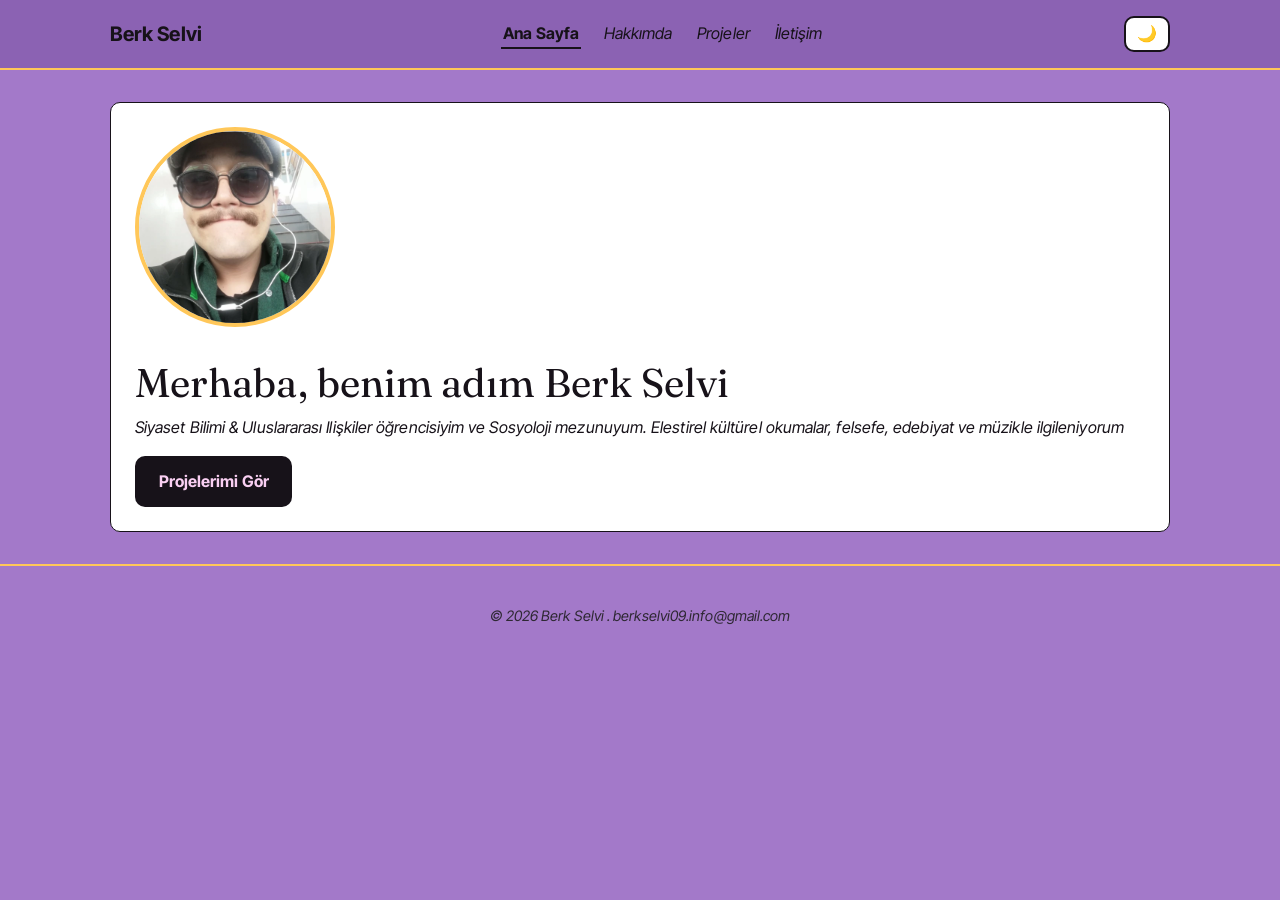
<file: index.html>
<!DOCTYPE html>
<html lang="tr">
<head>
  <meta charset="UTF-8">
  <meta name="viewport" content="width=device-width, initial-scale=1.0">
  <meta name="description" content="[Sayfa açıklaması]">
  <title>Kişisel Portfolyom -- Berk Selvi</title>
  <link rel="stylesheet" href="style.css">
  <script>
 // yeni yuklemede acik renk modu kirpmasini engellemek icin
  if (localStorage.getItem('theme') === 'dark') {
    document.documentElement.setAttribute('data-theme', 'dark');
  }
</script>
  <link rel="preload"
      href="icerikler/fonts/Fraunces.woff2"
      as="font"
      type="font/woff2"
      crossorigin>
</head>
<body>
  <a class="skip-link" href="#main">İçeriğe geç</a>

  <header>
    <div class="header-inner">
      <a href="index.html" class="logo">Berk Selvi</a>
      <button class="menu-toggle" aria-expanded="false" aria-controls="main-nav" aria-label="Menüyü aç">
        ☰
      </button>
      <nav id="main-nav" aria-label="Ana gezinme">
        <ul>
          <li><a href="index.html" aria-current="page">Ana Sayfa</a></li>
          <li><a href="hakkimda.html">Hakkımda</a></li>
          <li><a href="projeler.html">Projeler</a></li>
          <li><a href="iletisim.html">İletişim</a></li>
        </ul>
      </nav>
      <button id="theme-toggle" aria-label="Karanlık modu aç/kapat">🌙</button>
    </div>
  </header>

<main id="main">

    <section class="hero">
     <img src="icerikler/avatar.webp" alt="Berk Selvi'ın fotoğrafı" width="200" height="200">
    <div>
        <h1>Merhaba, benim adım Berk Selvi</h1>
        <p>Siyaset Bilimi & Uluslararası Ilişkiler öğrencisiyim ve Sosyoloji mezunuyum. Elestirel kültürel okumalar, felsefe, edebiyat ve müzikle ilgileniyorum</p>
     <a href="projeler.html" class="btn">Projelerimi Gör</a>
    </div>
</section>

</main>

  <footer>
    <p>&copy; 2026 Berk Selvi . berkselvi09.info@gmail.com</p>
  </footer>

  <script src="script.js"></script>
</body>
</html>
</file>
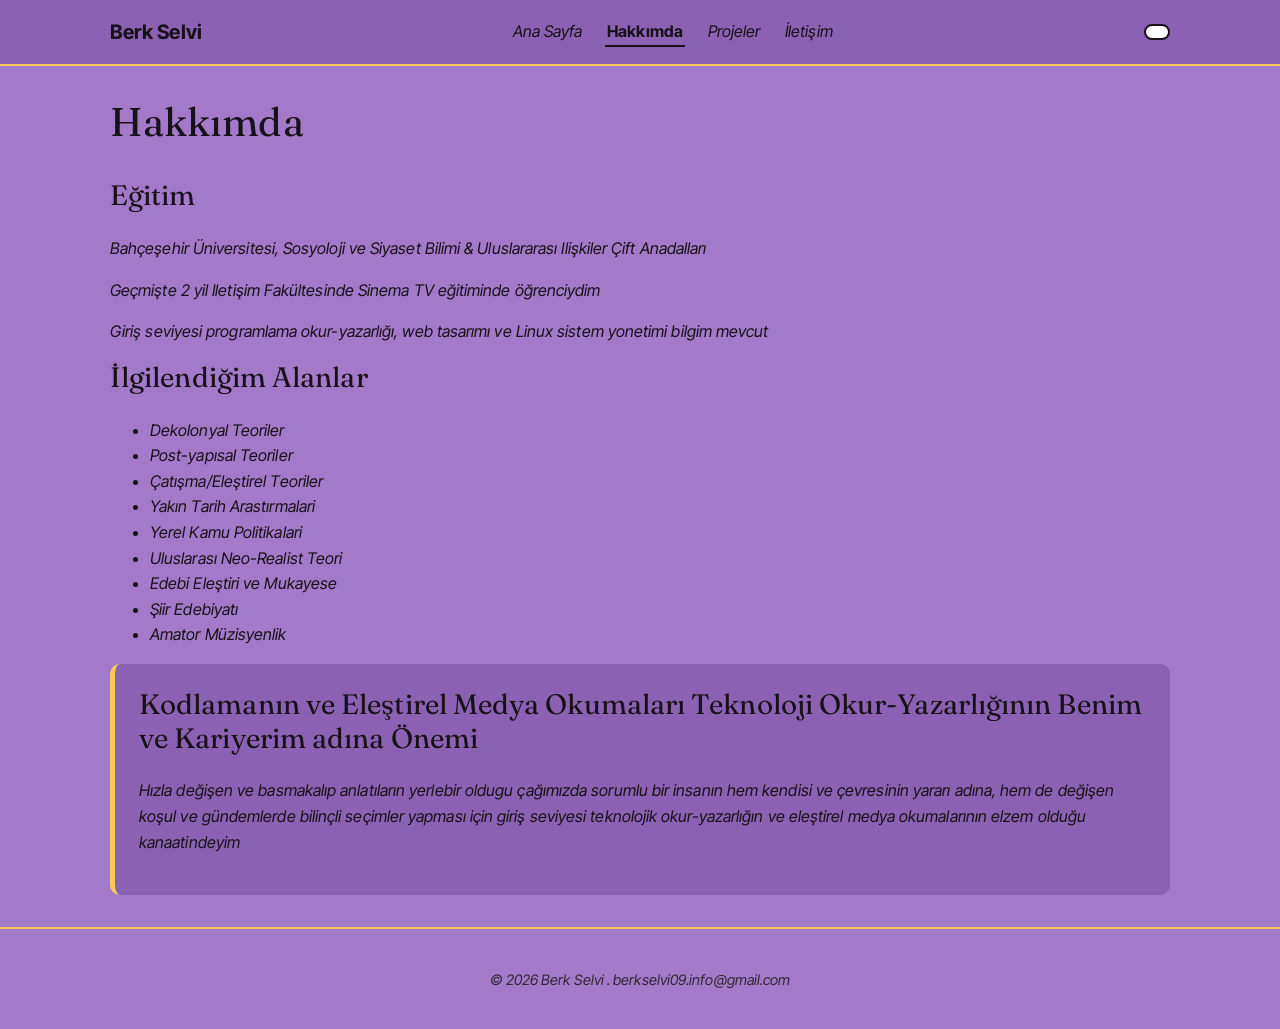
<file: hakkimda.html>
<!DOCTYPE html>
<html lang="tr">
<head>
  <meta charset="UTF-8">
  <meta name="viewport" content="width=device-width, initial-scale=1.0">
  <meta name="description" content="Kişisel Web Portfolyom">
  <title>Kişisel Portfolyom -- Berk Selvi</title>
  <link rel="stylesheet" href="style.css">
  <script>
 
  if (localStorage.getItem('theme') === 'dark') {
    document.documentElement.setAttribute('data-theme', 'dark');
  }
</script>
  <link rel="preload"
      href="icerikler/fonts/Fraunces.woff2"
      as="font"
      type="font/woff2"
      crossorigin>
</head>
<body>
  <a class="skip-link" href="#main">İçeriğe geç</a>

  <header>
    <div class="header-inner">
      <a href="index.html" class="logo">Berk Selvi</a>
      <button class="menu-toggle" aria-expanded="false" aria-controls="main-nav" aria-label="Menüyü aç">
        ☰
      </button>
      <nav id="main-nav" aria-label="Ana gezinme">
       <ul>
          <li><a href="index.html">Ana Sayfa</a></li>
          <li><a href="hakkimda.html" aria-current="page">Hakkımda</a></li>
          <li><a href="projeler.html">Projeler</a></li>
          <li><a href="iletisim.html">İletişim</a></li>
        </ul>
      </nav>
      <button id="theme-toggle" aria-label="Karanlık modu aç/kapat"></button>
    </div>
  </header>

  <main id="main">
<section>
  <h1>Hakkımda</h1>
  <h2>Eğitim</h2>
  <p>Bahçeşehir Üniversitesi, Sosyoloji ve Siyaset Bilimi & Uluslararası Ilişkiler Çift Anadalları</p>
  <p>Geçmişte 2 yil Iletişim Fakültesinde Sinema TV eğitiminde öğrenciydim</p>
  <p>Giriş seviyesi programlama okur-yazarlığı, web tasarımı ve Linux sistem yonetimi bilgim mevcut<p>

  <h2>İlgilendiğim Alanlar</h2>
  <ul>
    <li>Dekolonyal Teoriler</li>
    <li>Post-yapısal Teoriler</li>
    <li>Çatışma/Eleştirel Teoriler</li>
    <li>Yakın Tarih Arastırmalari</li>
    <li>Yerel Kamu Politikalari</li>
    <li>Uluslarası Neo-Realist Teori</li>
    <li>Edebi Eleştiri ve Mukayese</li>
    <li>Şiir Edebiyatı</li>
    <li>Amator Müzisyenlik</li>
  </ul>

    <section class="banner">
  <h2>Kodlamanın ve Eleştirel Medya Okumaları Teknoloji Okur-Yazarlığının Benim ve Kariyerim adına Önemi</h2>
  <p>Hızla değişen ve basmakalıp anlatıların yerlebir oldugu çağımızda sorumlu bir insanın hem kendisi ve çevresinin yararı adına, hem de değişen koşul ve gündemlerde bilinçli seçimler yapması için giriş seviyesi teknolojik okur-yazarlığın ve eleştirel medya okumalarının elzem olduğu kanaatindeyim</p>
</section>
</section>
  </main>

  <footer>
    <p>&copy; 2026 Berk Selvi . berkselvi09.info@gmail.com</p>
  </footer>

  <script src="script.js"></script>

</body>


</html>
</file>
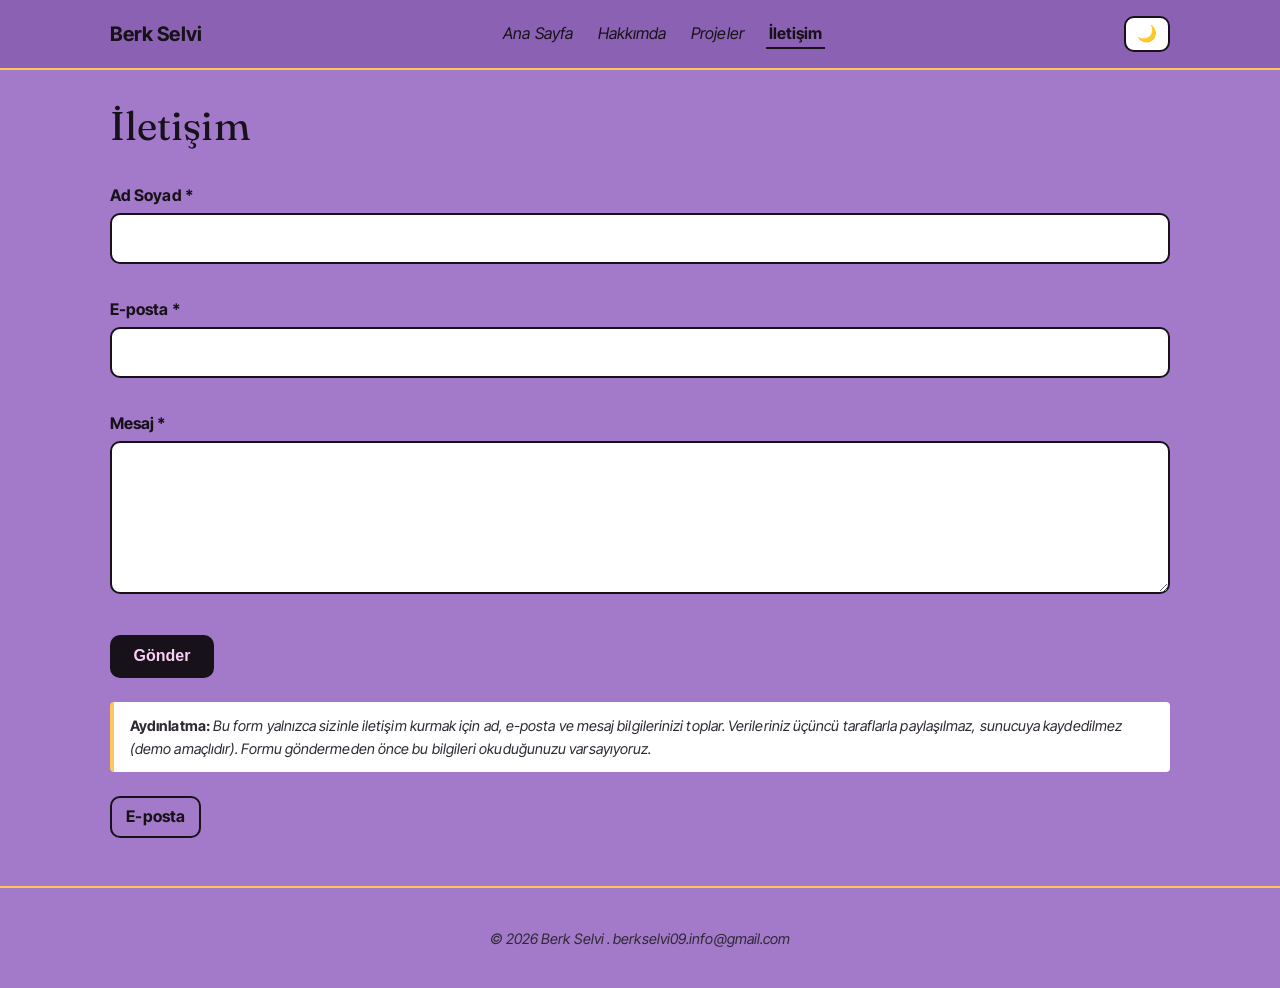
<file: iletisim.html>
<!DOCTYPE html>
<html lang="tr">
<head>
  <meta charset="UTF-8">
  <meta name="viewport" content="width=device-width, initial-scale=1.0">
  <meta name="description" content="[Sayfa açıklaması]">
  <title>Kişisel Portfolyom -- Berk Selvi</title>
  <link rel="stylesheet" href="style.css">
  <script>

  if (localStorage.getItem('theme') === 'dark') {
    document.documentElement.setAttribute('data-theme', 'dark');
  }
</script>
  <link rel="preload"
      href="icerikler/fonts/Fraunces.woff2"
      as="font"
      type="font/woff2"
      crossorigin>
</head>
<body>
  <a class="skip-link" href="#main">İçeriğe geç</a>

  <header>
    <div class="header-inner">
      <a href="index.html" class="logo">Berk Selvi</a>
      <button class="menu-toggle" aria-expanded="false" aria-controls="main-nav" aria-label="Menüyü aç">
        ☰
      </button>
      <nav id="main-nav" aria-label="Ana gezinme">
        <ul>
          <li><a href="index.html">Ana Sayfa</a></li>
          <li><a href="hakkimda.html">Hakkımda</a></li>
          <li><a href="projeler.html">Projeler</a></li>
          <li><a href="iletisim.html" aria-current="page">İletişim</a></li>
        </ul>
      </nav>
      <button id="theme-toggle" aria-label="Karanlık modu aç/kapat">🌙</button>
    </div>
  </header>

  <main id="main">
<section>
  <h1>İletişim</h1>

  <form id="contact-form" novalidate>
    <div class="field">
      <label for="name">Ad Soyad *</label>
      <input type="text" id="name" name="name" required minlength="2">
      <span class="error" id="name-error" aria-live="polite"></span>
    </div>

    <div class="field">
      <label for="email">E-posta *</label>
      <input type="email" id="email" name="email" required>
      <span class="error" id="email-error" aria-live="polite"></span>
    </div>

    <div class="field">
      <label for="message">Mesaj *</label>
      <textarea id="message" name="message" rows="5" required minlength="10"></textarea>
      <span class="error" id="message-error" aria-live="polite"></span>
    </div>

    <button type="submit" class="btn">Gönder</button>
    <p id="form-status" role="status" aria-live="polite"></p>
  </form>

  <p class="privacy-note">
    <strong>Aydınlatma:</strong> Bu form yalnızca sizinle iletişim kurmak için ad,
    e-posta ve mesaj bilgilerinizi toplar. Verileriniz üçüncü taraflarla paylaşılmaz,
    sunucuya kaydedilmez (demo amaçlıdır). Formu göndermeden önce bu bilgileri
    okuduğunuzu varsayıyoruz.
  </p>

  <ul class="social">
    <li><a href="mailto:berkselvi09.info@gmail.com">E-posta</a></li>
  </ul>
</section>
  </main>

  <footer>
    <p>&copy; 2026 Berk Selvi . berkselvi09.info@gmail.com</p>
  </footer>

  <script src="script.js"></script>
</body>
</html>
</file>
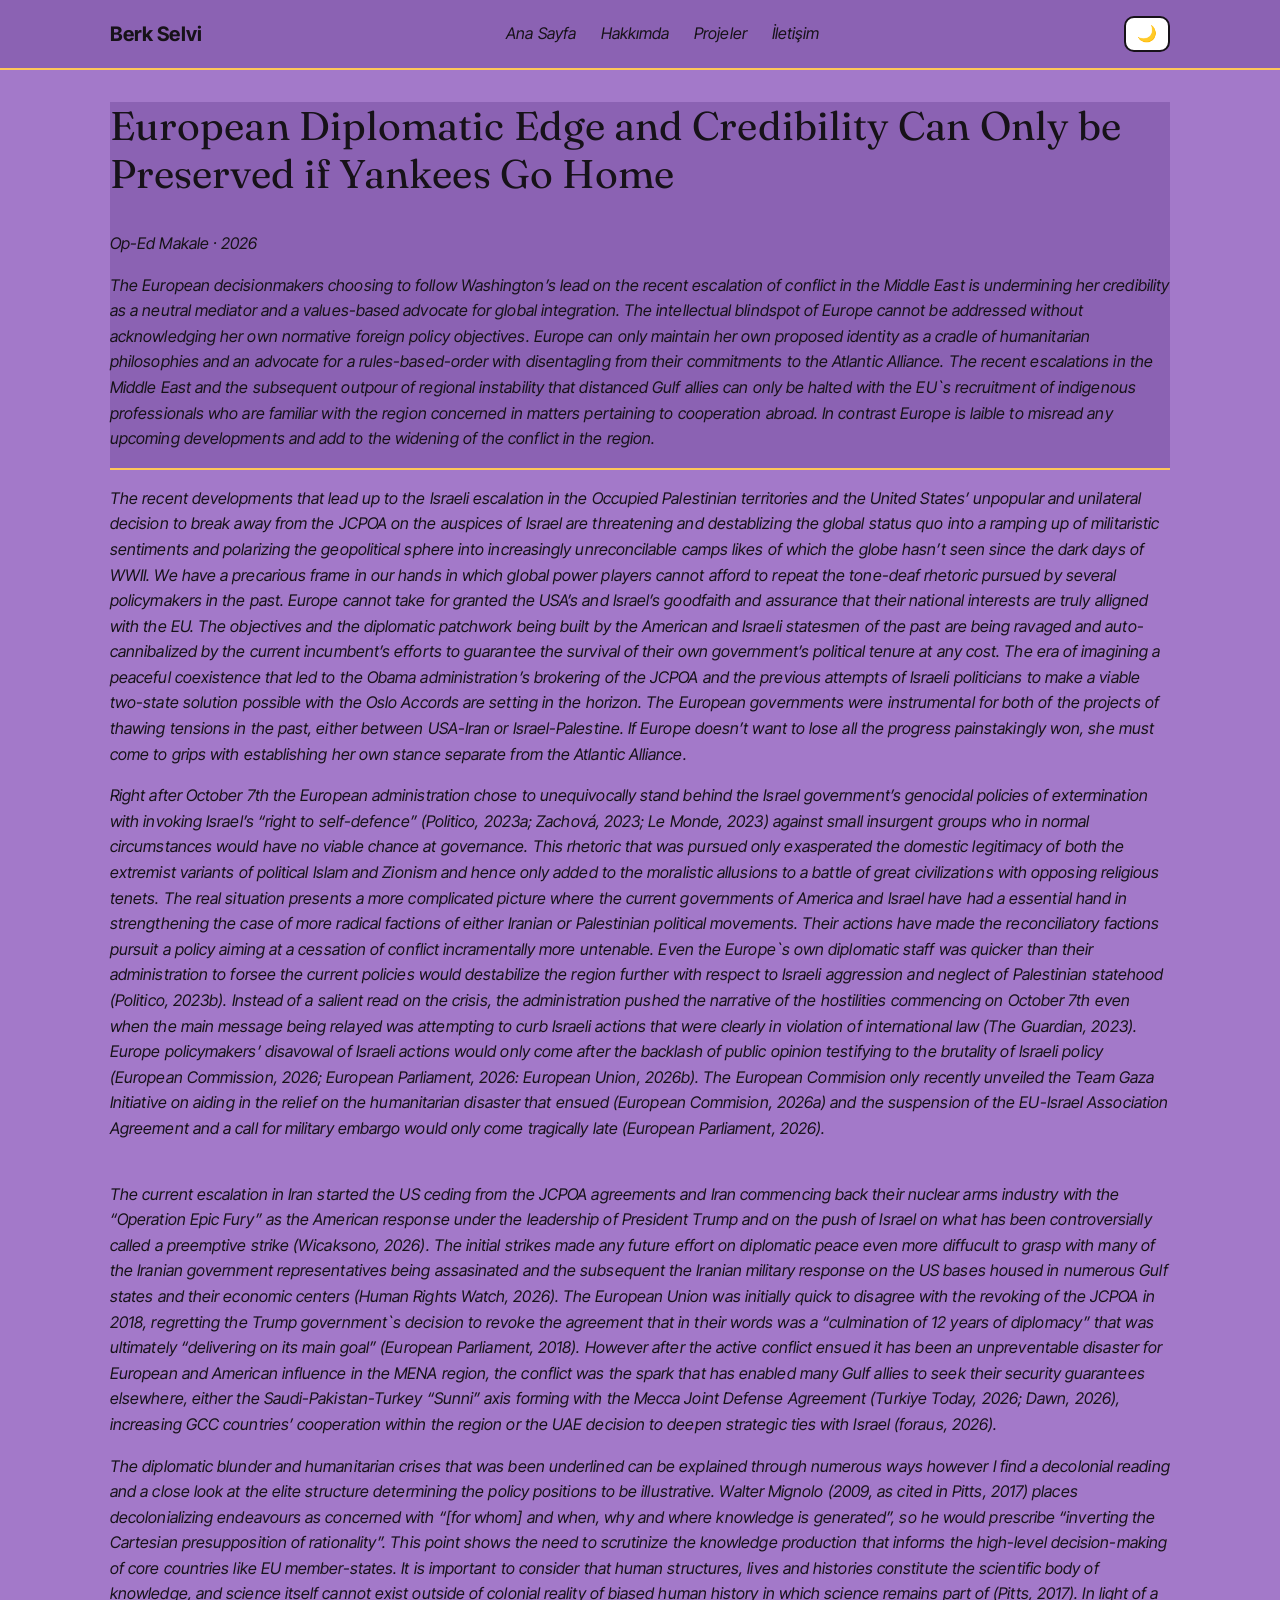
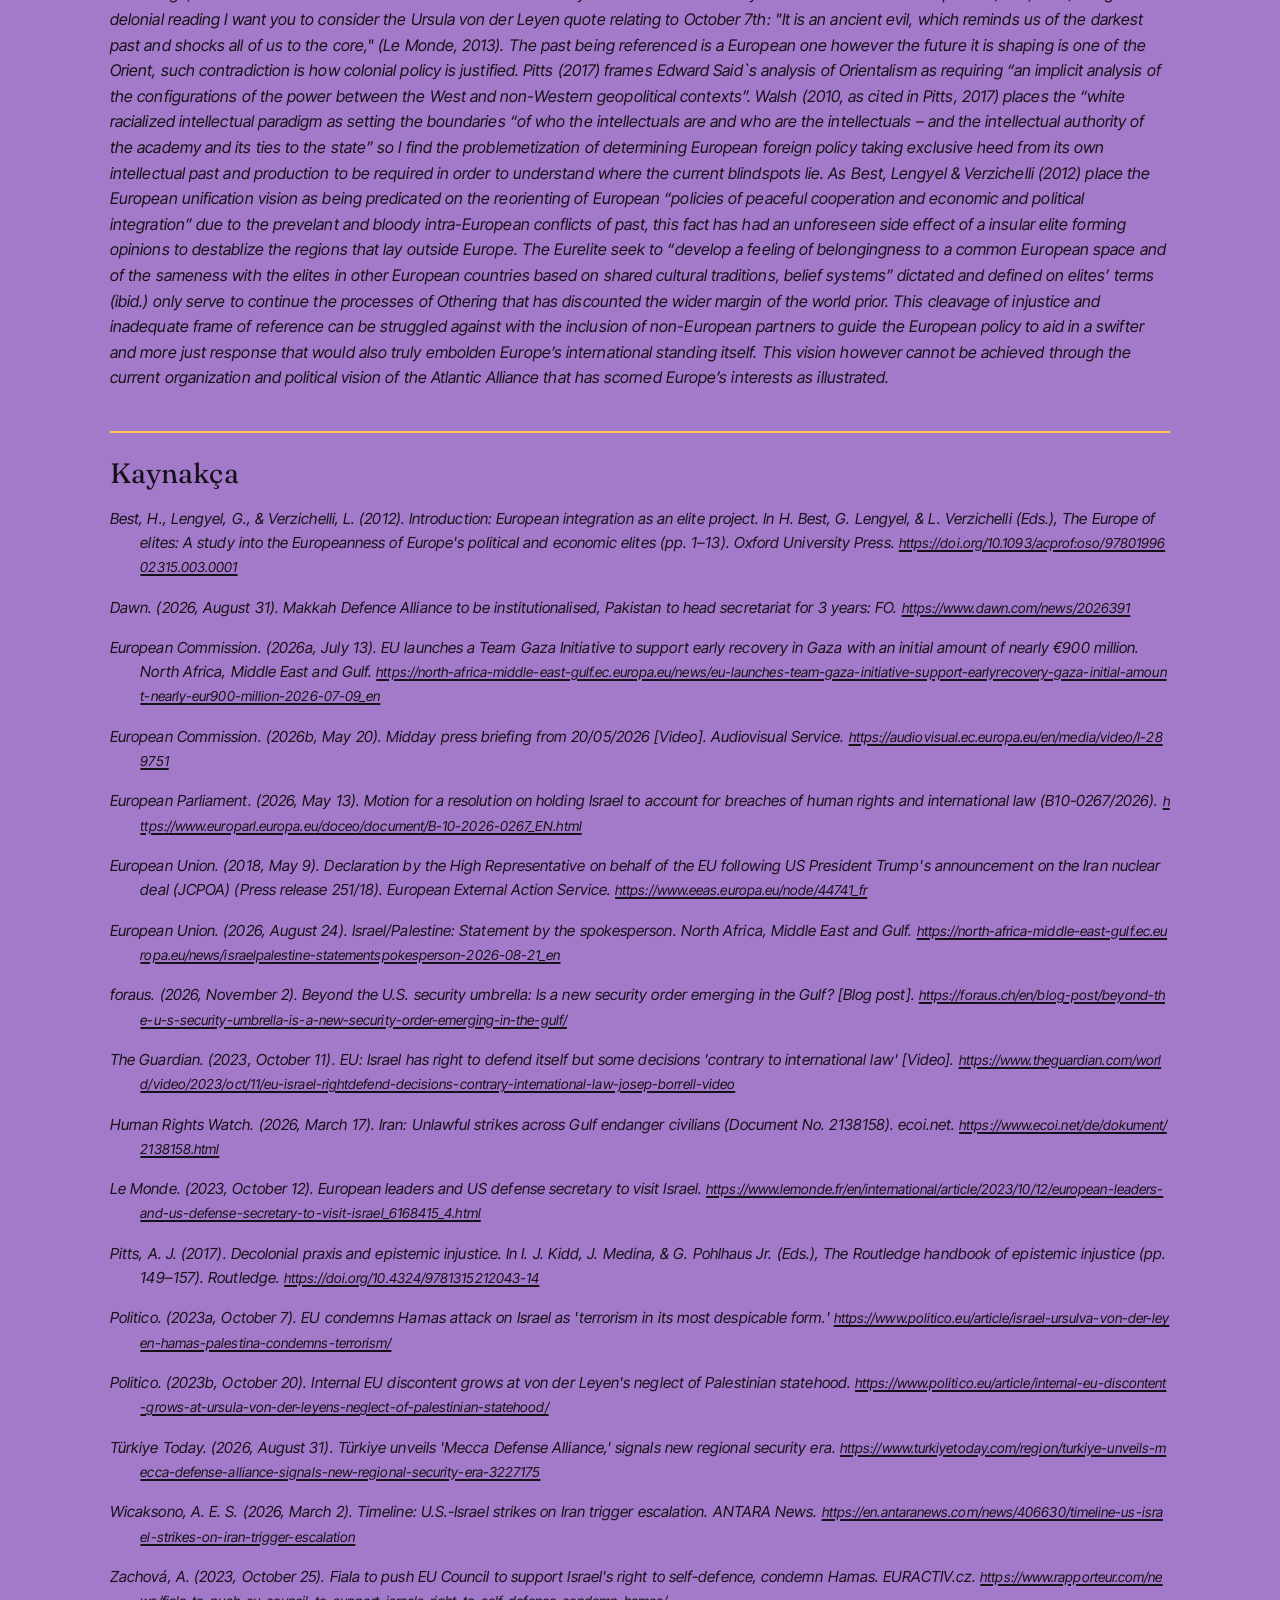
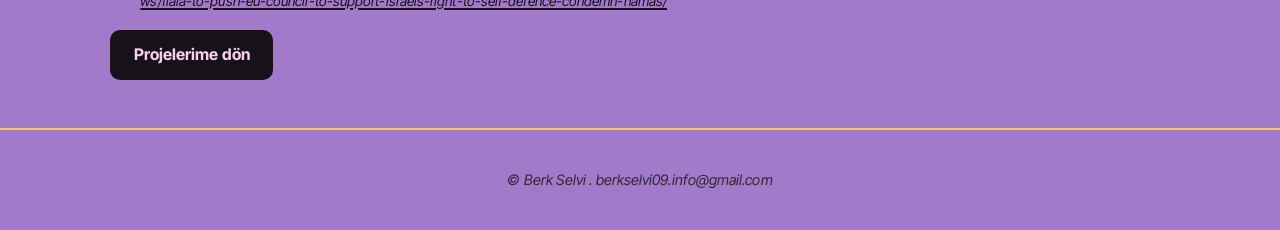
<file: oped.html>
<!DOCTYPE html>
<html lang="tr">
<head>
  <meta charset="UTF-8">
  <meta name="viewport" content="width=device-width, initial-scale=1.0">
  <meta name="description" content="Berk Selvi tarafından yazılmış Op-Ed Makale">
  <meta name="theme-color" content="#171219">
  <title>European Diplomatic Edge and Credibility Can Only be Preserved if Yankees Go Home
-A Primer on a Vision of Sovereign European Foreign Policy-</title>
  <link rel="stylesheet" href="style.css">
  <script>
    if (localStorage.getItem('theme') === 'dark') {
      document.documentElement.setAttribute('data-theme', 'dark');
    }
  </script>
  <link rel="preload" href="icerikler/fonts/Fraunces.woff2" as="font" type="font/woff2" crossorigin>
</head>
<body>
  <a class="skip-link" href="#main">İçeriğe geç</a>

  <header>
    <div class="header-inner">
      <a href="index.html" class="logo">Berk Selvi</a>
      <button class="menu-toggle" aria-expanded="false" aria-controls="main-nav" aria-label="Menüyü aç">☰</button>
      <nav id="main-nav" aria-label="Ana gezinme">
        <ul>
          <li><a href="index.html">Ana Sayfa</a></li>
          <li><a href="hakkimda.html">Hakkımda</a></li>
          <li><a href="projeler.html">Projeler</a></li>
          <li><a href="iletisim.html">İletişim</a></li>
        </ul>
      </nav>
      <button id="theme-toggle" aria-label="Karanlık modu aç/kapat">🌙</button>
    </div>
  </header>

  <main id="main">
    <article class="article">

      <header class="article-header">
        <h1>European Diplomatic Edge and Credibility Can Only be Preserved if Yankees Go Home</h1>
        <p class="article-meta">Op-Ed Makale · 2026</p>
        <p class="article-lede">
          The European decisionmakers choosing to follow Washington’s lead on the recent escalation of conflict
in the Middle East is undermining her credibility as a neutral mediator and a values-based advocate for
global integration. The intellectual blindspot of Europe cannot be addressed without acknowledging her
own normative foreign policy objectives. Europe can only maintain her own proposed identity as a
cradle of humanitarian philosophies and an advocate for a rules-based-order with disentagling from
their commitments to the Atlantic Alliance. The recent escalations in the Middle East and the
subsequent outpour of regional instability that distanced Gulf allies can only be halted with the EU`s
recruitment of indigenous professionals who are familiar with the region concerned in matters
pertaining to cooperation abroad. In contrast Europe is laible to misread any upcoming developments
and add to the widening of the conflict in the region.
        </p>
      </header>

      <section>
        <p>
         The recent developments that lead up to the Israeli escalation in the Occupied Palestinian territories and
the United States’ unpopular and unilateral decision to break away from the JCPOA on the auspices of
Israel are threatening and destablizing the global status quo into a ramping up of militaristic sentiments
and polarizing the geopolitical sphere into increasingly unreconcilable camps likes of which the globe
hasn’t seen since the dark days of WWII. We have a precarious frame in our hands in which global
power players cannot afford to repeat the tone-deaf rhetoric pursued by several policymakers in the past.
Europe cannot take for granted the USA’s and Israel’s goodfaith and assurance that their national
interests are truly alligned with the EU. The objectives and the diplomatic patchwork being built by the
American and Israeli statesmen of the past are being ravaged and auto-cannibalized by the current
incumbent’s efforts to guarantee the survival of their own government’s political tenure at any cost. The
era of imagining a peaceful coexistence that led to the Obama administration’s brokering of the JCPOA
and the previous attempts of Israeli politicians to make a viable two-state solution possible with the
Oslo Accords are setting in the horizon. The European governments were instrumental for both of the
projects of thawing tensions in the past, either between USA-Iran or Israel-Palestine. If Europe doesn’t
want to lose all the progress painstakingly won, she must come to grips with establishing her own
stance separate from the Atlantic Alliance.
        </p>
        <p>
          Right after October 7th the European administration chose to unequivocally stand behind the Israel
government’s genocidal policies of extermination with invoking Israel’s “right to self-defence” (Politico,
2023a; Zachová, 2023; Le Monde, 2023) against small insurgent groups who in normal circumstances
would have no viable chance at governance. This rhetoric that was pursued only exasperated the
domestic legitimacy of both the extremist variants of political Islam and Zionism and hence only added
to the moralistic allusions to a battle of great civilizations with opposing religious tenets. The real
situation presents a more complicated picture where the current governments of America and Israel
have had a essential hand in strengthening the case of more radical factions of either Iranian or
Palestinian political movements. Their actions have made the reconciliatory factions pursuit a policy
aiming at a cessation of conflict incramentally more untenable. Even the Europe`s own diplomatic staff
was quicker than their administration to forsee the current policies would destabilize the region further
with respect to Israeli aggression and neglect of Palestinian statehood (Politico, 2023b). Instead of a
salient read on the crisis, the administration pushed the narrative of the hostilities commencing on
October 7th even when the main message being relayed was attempting to curb Israeli actions that were
clearly in violation of international law (The Guardian, 2023). Europe policymakers’ disavowal of
Israeli actions would only come after the backlash of public opinion testifying to the brutality of Israeli
policy (European Commission, 2026; European Parliament, 2026: European Union, 2026b). The
European Commision only recently unveiled the Team Gaza Initiative on aiding in the relief on the
humanitarian disaster that ensued (European Commision, 2026a) and the suspension of the EU-Israel
Association Agreement and a call for military embargo would only come tragically late (European
Parliament, 2026).
        </p>
      </section>

      <section>

        <p>
          The current escalation in Iran started the US ceding from the JCPOA agreements and Iran commencing
back their nuclear arms industry with the “Operation Epic Fury” as the American response under the
leadership of President Trump and on the push of Israel on what has been controversially called a
preemptive strike (Wicaksono, 2026). The initial strikes made any future effort on diplomatic peace
even more diffucult to grasp with many of the Iranian government representatives being assasinated and
the subsequent the Iranian military response on the US bases housed in numerous Gulf states and their
economic centers (Human Rights Watch, 2026). The European Union was initially quick to disagree
with the revoking of the JCPOA in 2018, regretting the Trump government`s decision to revoke the
agreement that in their words was a “culmination of 12 years of diplomacy” that was ultimately
“delivering on its main goal” (European Parliament, 2018). However after the active conflict ensued it
has been an unpreventable disaster for European and American influence in the MENA region, the
conflict was the spark that has enabled many Gulf allies to seek their security guarantees elsewhere,
either the Saudi-Pakistan-Turkey “Sunni” axis forming with the Mecca Joint Defense Agreement
(Turkiye Today, 2026; Dawn, 2026), increasing GCC countries’ cooperation within the region or the
UAE decision to deepen strategic ties with Israel (foraus, 2026).
        </p>
        <p>
          The diplomatic blunder and humanitarian crises that was been underlined can be explained through
numerous ways however I find a decolonial reading and a close look at the elite structure determining
the policy positions to be illustrative. Walter Mignolo (2009, as cited in Pitts, 2017) places
decolonializing endeavours as concerned with “[for whom] and when, why and where knowledge is
generated”, so he would prescribe “inverting the Cartesian presupposition of rationality”. This point
shows the need to scrutinize the knowledge production that informs the high-level decision-making of
core countries like EU member-states. It is important to consider that human structures, lives and
histories constitute the scientific body of knowledge, and science itself cannot exist outside of colonial
reality of biased human history in which science remains part of (Pitts, 2017). In light of a delonial
reading I want you to consider the Ursula von der Leyen quote relating to October 7th: "It is an ancient
evil, which reminds us of the darkest past and shocks all of us to the core," (Le Monde, 2013). The past
being referenced is a European one however the future it is shaping is one of the Orient, such
contradiction is how colonial policy is justified. Pitts (2017) frames Edward Said`s analysis of
Orientalism as requiring “an implicit analysis of the configurations of the power between the West and
non-Western geopolitical contexts”. Walsh (2010, as cited in Pitts, 2017) places the “white racialized
intellectual paradigm as setting the boundaries “of who the intellectuals are and who are the
intellectuals – and the intellectual authority of the academy and its ties to the state” so I find the
problemetization of determining European foreign policy taking exclusive heed from its own intellectual
past and production to be required in order to understand where the current blindspots lie. As Best,
Lengyel & Verzichelli (2012) place the European unification vision as being predicated on the
reorienting of European “policies of peaceful cooperation and economic and political integration” due
to the prevelant and bloody intra-European conflicts of past, this fact has had an unforeseen side effect
of a insular elite forming opinions to destablize the regions that lay outside Europe. The Eurelite seek to
“develop a feeling of belongingness to a common European space and of the sameness with the elites in
other European countries based on shared cultural traditions, belief systems” dictated and defined on
elites’ terms (ibid.) only serve to continue the processes of Othering that has discounted the wider
margin of the world prior. This cleavage of injustice and inadequate frame of reference can be struggled
against with the inclusion of non-European partners to guide the European policy to aid in a swifter and
more just response that would also truly embolden Europe’s international standing itself. This vision
however cannot be achieved through the current organization and political vision of the Atlantic
Alliance that has scorned Europe’s interests as illustrated. 
        </p>
      </section>

     <section class="references">
  <h2>Kaynakça</h2>
  <ul class="reference-list">

    <li>
      Best, H., Lengyel, G., &amp; Verzichelli, L. (2012). Introduction: European integration as an elite project. In H. Best, G. Lengyel, &amp; L. Verzichelli (Eds.), <em>The Europe of elites: A study into the Europeanness of Europe's political and economic elites</em> (pp. 1–13). Oxford University Press. <a href="https://doi.org/10.1093/acprof:oso/9780199602315.003.0001" target="_blank" rel="noopener">https://doi.org/10.1093/acprof:oso/9780199602315.003.0001</a>
    </li>

    <li>
      Dawn. (2026, August 31). Makkah Defence Alliance to be institutionalised, Pakistan to head secretariat for 3 years: FO. <a href="https://www.dawn.com/news/2026391" target="_blank" rel="noopener">https://www.dawn.com/news/2026391</a>
    </li>

    <li>
      European Commission. (2026a, July 13). <em>EU launches a Team Gaza Initiative to support early recovery in Gaza with an initial amount of nearly €900 million</em>. North Africa, Middle East and Gulf. <a href="https://north-africa-middle-east-gulf.ec.europa.eu/news/eu-launches-team-gaza-initiative-support-earlyrecovery-gaza-initial-amount-nearly-eur900-million-2026-07-09_en" target="_blank" rel="noopener">https://north-africa-middle-east-gulf.ec.europa.eu/news/eu-launches-team-gaza-initiative-support-earlyrecovery-gaza-initial-amount-nearly-eur900-million-2026-07-09_en</a>
    </li>

    <li>
      European Commission. (2026b, May 20). <em>Midday press briefing from 20/05/2026</em> [Video]. Audiovisual Service. <a href="https://audiovisual.ec.europa.eu/en/media/video/I-289751" target="_blank" rel="noopener">https://audiovisual.ec.europa.eu/en/media/video/I-289751</a>
    </li>

    <li>
      European Parliament. (2026, May 13). <em>Motion for a resolution on holding Israel to account for breaches of human rights and international law</em> (B10-0267/2026). <a href="https://www.europarl.europa.eu/doceo/document/B-10-2026-0267_EN.html" target="_blank" rel="noopener">https://www.europarl.europa.eu/doceo/document/B-10-2026-0267_EN.html</a>
    </li>

    <li>
      European Union. (2018, May 9). <em>Declaration by the High Representative on behalf of the EU following US President Trump's announcement on the Iran nuclear deal (JCPOA)</em> (Press release 251/18). European External Action Service. <a href="https://www.eeas.europa.eu/node/44741_fr" target="_blank" rel="noopener">https://www.eeas.europa.eu/node/44741_fr</a>
    </li>

    <li>
      European Union. (2026, August 24). <em>Israel/Palestine: Statement by the spokesperson</em>. North Africa, Middle East and Gulf. <a href="https://north-africa-middle-east-gulf.ec.europa.eu/news/israelpalestine-statementspokesperson-2026-08-21_en" target="_blank" rel="noopener">https://north-africa-middle-east-gulf.ec.europa.eu/news/israelpalestine-statementspokesperson-2026-08-21_en</a>
    </li>

    <li>
      foraus. (2026, November 2). <em>Beyond the U.S. security umbrella: Is a new security order emerging in the Gulf?</em> [Blog post]. <a href="https://foraus.ch/en/blog-post/beyond-the-u-s-security-umbrella-is-a-new-security-order-emerging-in-the-gulf/" target="_blank" rel="noopener">https://foraus.ch/en/blog-post/beyond-the-u-s-security-umbrella-is-a-new-security-order-emerging-in-the-gulf/</a>
    </li>

    <li>
      The Guardian. (2023, October 11). <em>EU: Israel has right to defend itself but some decisions 'contrary to international law'</em> [Video]. <a href="https://www.theguardian.com/world/video/2023/oct/11/eu-israel-rightdefend-decisions-contrary-international-law-josep-borrell-video" target="_blank" rel="noopener">https://www.theguardian.com/world/video/2023/oct/11/eu-israel-rightdefend-decisions-contrary-international-law-josep-borrell-video</a>
    </li>

    <li>
      Human Rights Watch. (2026, March 17). <em>Iran: Unlawful strikes across Gulf endanger civilians</em> (Document No. 2138158). ecoi.net. <a href="https://www.ecoi.net/de/dokument/2138158.html" target="_blank" rel="noopener">https://www.ecoi.net/de/dokument/2138158.html</a>
    </li>

    <li>
      Le Monde. (2023, October 12). <em>European leaders and US defense secretary to visit Israel</em>. <a href="https://www.lemonde.fr/en/international/article/2023/10/12/european-leaders-and-us-defense-secretary-to-visit-israel_6168415_4.html" target="_blank" rel="noopener">https://www.lemonde.fr/en/international/article/2023/10/12/european-leaders-and-us-defense-secretary-to-visit-israel_6168415_4.html</a>
    </li>

    <li>
      Pitts, A. J. (2017). Decolonial praxis and epistemic injustice. In I. J. Kidd, J. Medina, &amp; G. Pohlhaus Jr. (Eds.), <em>The Routledge handbook of epistemic injustice</em> (pp. 149–157). Routledge. <a href="https://doi.org/10.4324/9781315212043-14" target="_blank" rel="noopener">https://doi.org/10.4324/9781315212043-14</a>
    </li>

    <li>
      Politico. (2023a, October 7). <em>EU condemns Hamas attack on Israel as 'terrorism in its most despicable form.'</em> <a href="https://www.politico.eu/article/israel-ursulva-von-der-leyen-hamas-palestina-condemns-terrorism/" target="_blank" rel="noopener">https://www.politico.eu/article/israel-ursulva-von-der-leyen-hamas-palestina-condemns-terrorism/</a>
    </li>

    <li>
      Politico. (2023b, October 20). <em>Internal EU discontent grows at von der Leyen's neglect of Palestinian statehood</em>. <a href="https://www.politico.eu/article/internal-eu-discontent-grows-at-ursula-von-der-leyens-neglect-of-palestinian-statehood/" target="_blank" rel="noopener">https://www.politico.eu/article/internal-eu-discontent-grows-at-ursula-von-der-leyens-neglect-of-palestinian-statehood/</a>
    </li>

    <li>
      Türkiye Today. (2026, August 31). <em>Türkiye unveils 'Mecca Defense Alliance,' signals new regional security era</em>. <a href="https://www.turkiyetoday.com/region/turkiye-unveils-mecca-defense-alliance-signals-new-regional-security-era-3227175" target="_blank" rel="noopener">https://www.turkiyetoday.com/region/turkiye-unveils-mecca-defense-alliance-signals-new-regional-security-era-3227175</a>
    </li>

    <li>
      Wicaksono, A. E. S. (2026, March 2). <em>Timeline: U.S.-Israel strikes on Iran trigger escalation</em>. ANTARA News. <a href="https://en.antaranews.com/news/406630/timeline-us-israel-strikes-on-iran-trigger-escalation" target="_blank" rel="noopener">https://en.antaranews.com/news/406630/timeline-us-israel-strikes-on-iran-trigger-escalation</a>
    </li>

    <li>
      Zachová, A. (2023, October 25). <em>Fiala to push EU Council to support Israel's right to self-defence, condemn Hamas</em>. EURACTIV.cz. <a href="https://www.rapporteur.com/news/fiala-to-push-eu-council-to-support-israels-right-to-self-defence-condemn-hamas/" target="_blank" rel="noopener">https://www.rapporteur.com/news/fiala-to-push-eu-council-to-support-israels-right-to-self-defence-condemn-hamas/</a>
    </li>

  </ul>
</section>

      
          <a href="projeler.html" class="btn">Projelerime dön</a>
        </p>
      </footer>

    </article>
  </main>

  <footer>
    <p>&copy; Berk Selvi . berkselvi09.info@gmail.com</p>
  </footer>

  <script src="script.js"></script>
</body>
</html>
</file>
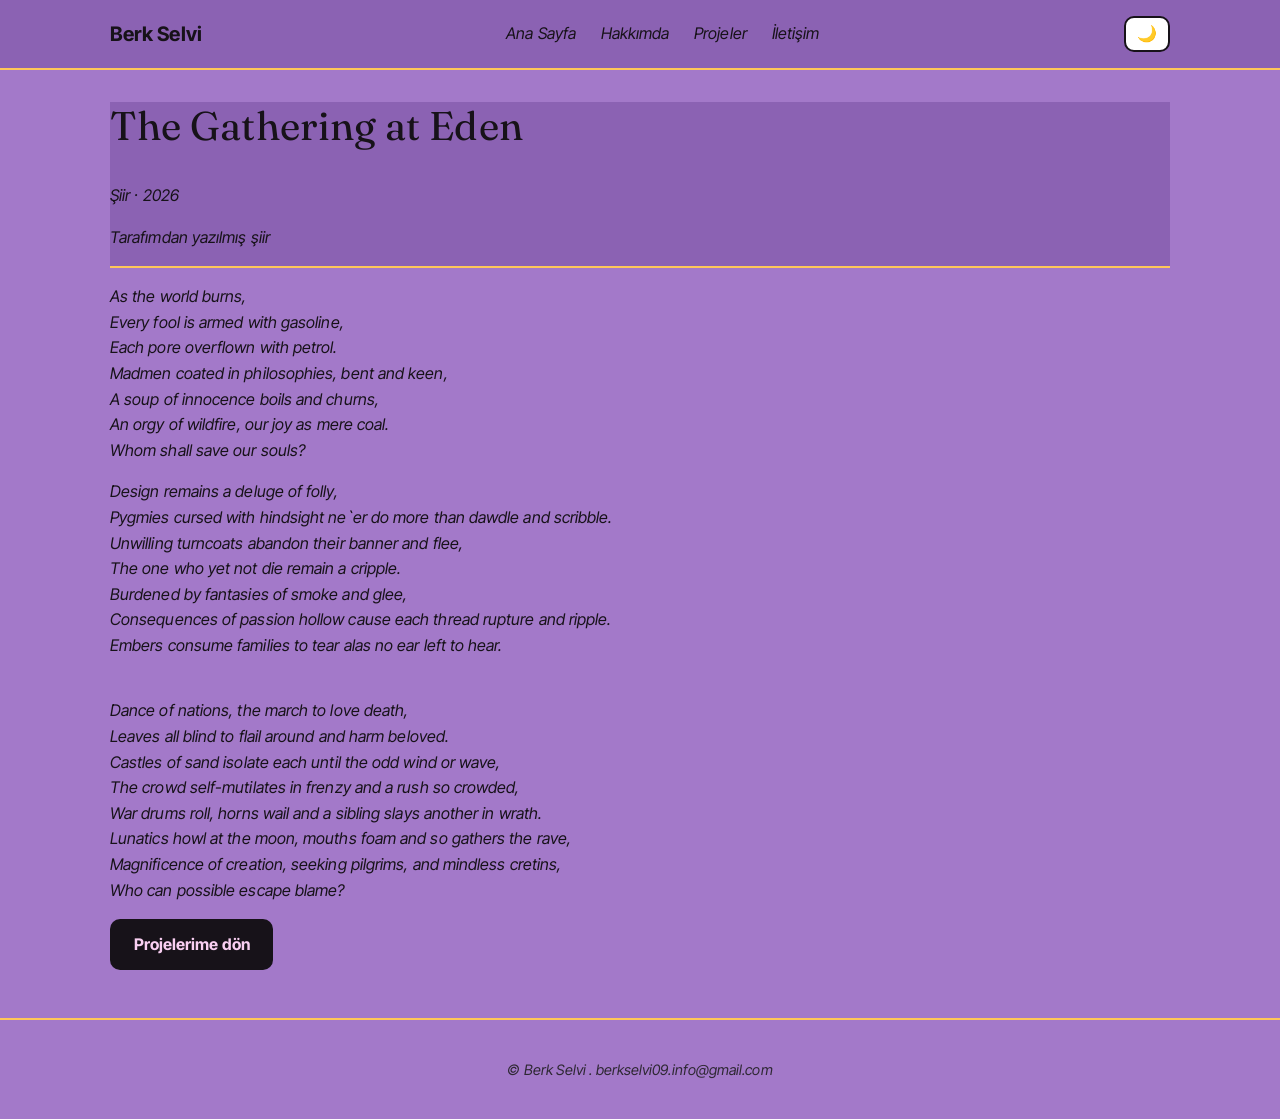
<file: poem.html>
<!DOCTYPE html>
<html lang="tr">
<head>
  <meta charset="UTF-8">
  <meta name="viewport" content="width=device-width, initial-scale=1.0">
  <meta name="description" content="Berk Selvi tarafından yazılmış Op-Ed Makale">
  <meta name="theme-color" content="#171219">
  <title>The Gathering at Eden</title>
  <link rel="stylesheet" href="style.css">
  <script>
    if (localStorage.getItem('theme') === 'dark') {
      document.documentElement.setAttribute('data-theme', 'dark');
    }
  </script>
  <link rel="preload" href="icerikler/fonts/Fraunces.woff2" as="font" type="font/woff2" crossorigin>
</head>
<body>
  <a class="skip-link" href="#main">İçeriğe geç</a>

  <header>
    <div class="header-inner">
      <a href="index.html" class="logo">Berk Selvi</a>
      <button class="menu-toggle" aria-expanded="false" aria-controls="main-nav" aria-label="Menüyü aç">☰</button>
      <nav id="main-nav" aria-label="Ana gezinme">
        <ul>
          <li><a href="index.html">Ana Sayfa</a></li>
          <li><a href="hakkimda.html">Hakkımda</a></li>
          <li><a href="projeler.html">Projeler</a></li>
          <li><a href="iletisim.html">İletişim</a></li>
        </ul>
      </nav>
      <button id="theme-toggle" aria-label="Karanlık modu aç/kapat">🌙</button>
    </div>
  </header>

  <main id="main">
    <article class="article">

      <header class="article-header">
        <h1>The Gathering at Eden</h1>
        <p class="article-meta">Şiir · 2026</p>
        <p class="article-lede">
         Tarafımdan yazılmış şiir
        </p>
      </header>

      <section>
        <p>
        As the world burns,<br>Every fool is armed with gasoline,<br>Each pore overflown with petrol.<br>Madmen coated in philosophies, bent and keen,<br>A soup of innocence boils and churns,<br>An orgy of wildfire, our joy as mere coal.<br>Whom shall save our souls?
        <p>
        Design remains a deluge of folly,<br>Pygmies cursed with hindsight ne`er do more than dawdle and scribble.<br>Unwilling turncoats abandon their banner and flee,<br>The one who yet not die remain a cripple.<br>Burdened by fantasies of smoke and glee,<br>Consequences of passion hollow cause each thread rupture and ripple.<br>Embers consume families to tear alas no ear left to hear.
        </p>
      </section>

      <section>

        <p>
        Dance of nations, the march to love death,<br>Leaves all blind to flail around and harm beloved.<br>Castles of sand isolate each until the odd wind or wave,<br>The crowd self-mutilates in frenzy and a rush so crowded,<br>War drums roll, horns wail and a sibling slays another in wrath.<br>Lunatics howl at the moon, mouths foam and so gathers the rave,<br>Magnificence of creation, seeking pilgrims, and mindless cretins,<br>Who can possible escape blame?

        </p>
       
</section>

      
          <a href="projeler.html" class="btn">Projelerime dön</a>
        </p>
      </footer>

    </article>
  </main>

  <footer>
    <p>&copy; Berk Selvi . berkselvi09.info@gmail.com</p>
  </footer>

  <script src="script.js"></script>
</body>
</html>
</file>
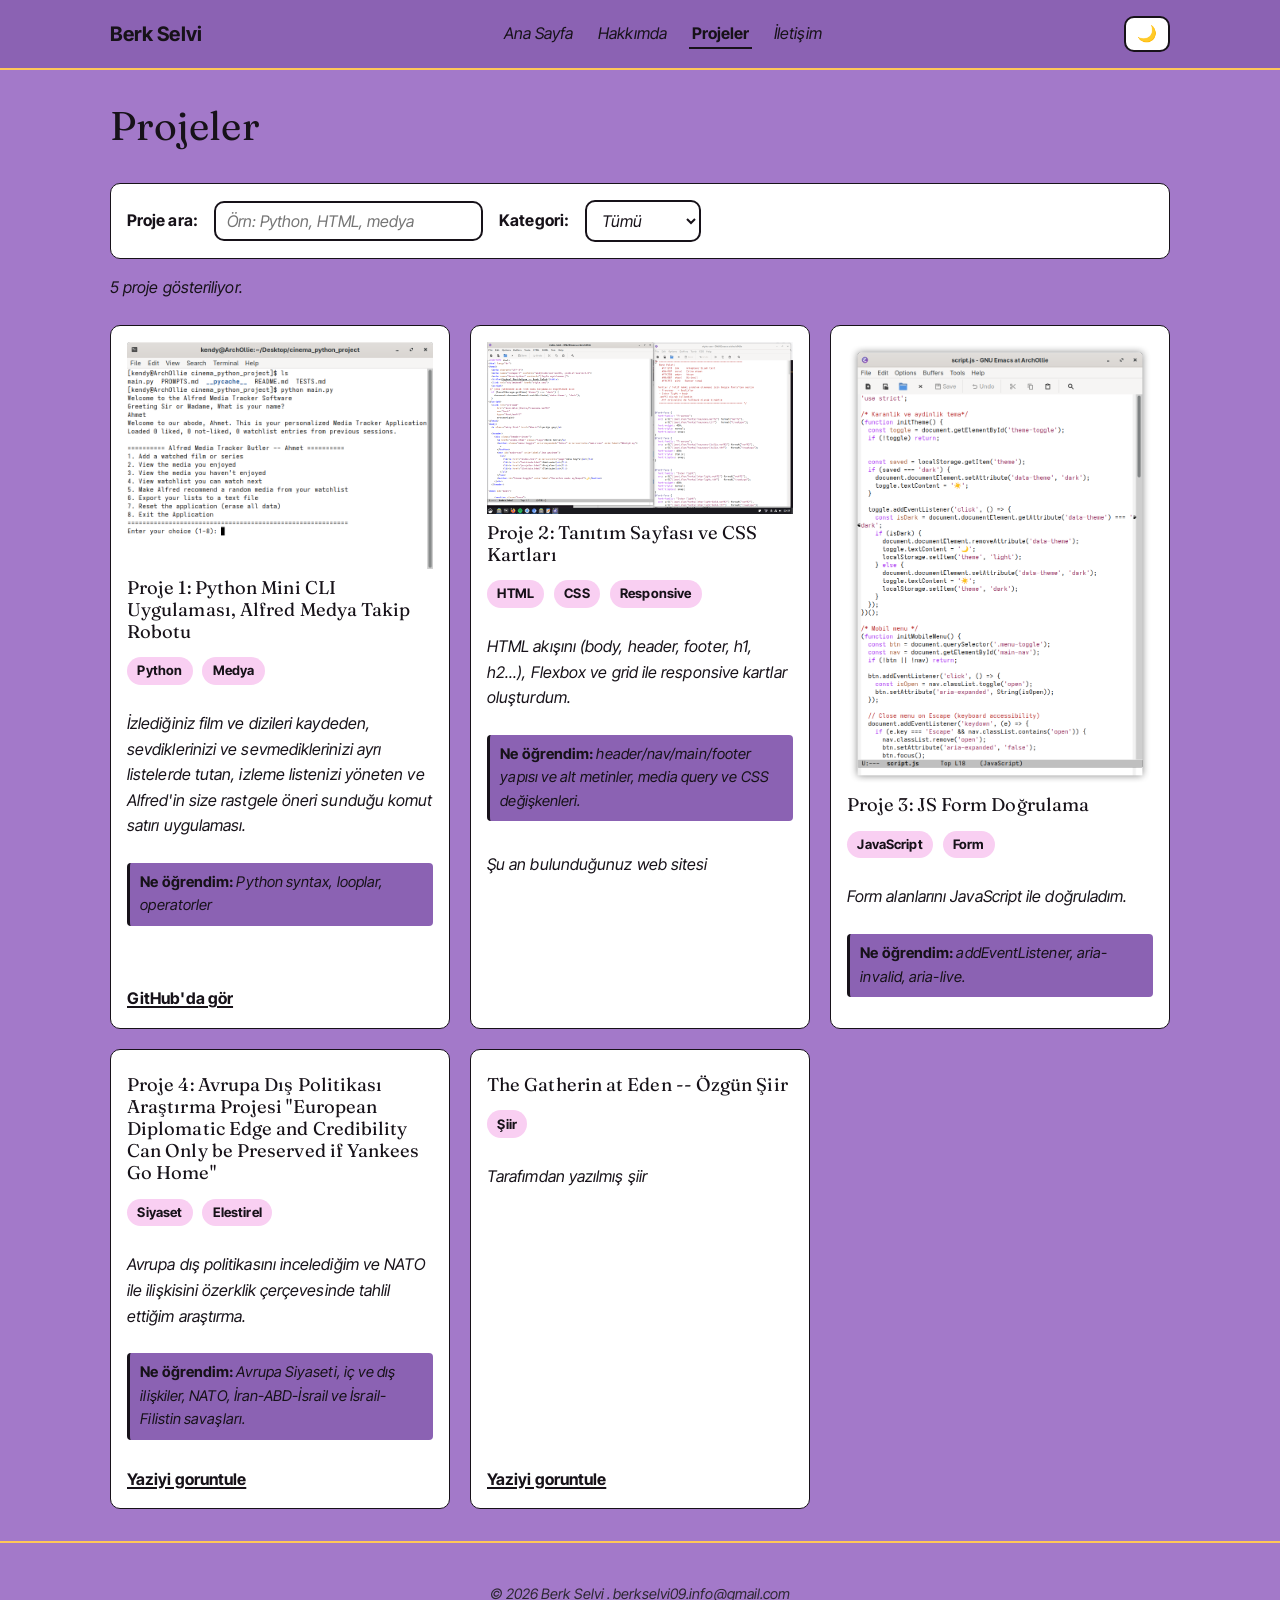
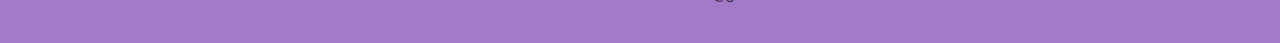
<file: projeler.html>
<!DOCTYPE html>
<html lang="tr">
<head>
  <meta charset="UTF-8">
  <meta name="viewport" content="width=device-width, initial-scale=1.0">
  <meta name="description" content="[Sayfa açıklaması]">
  <title>Kişisel Portfolyom -- Berk Selvi</title>
  <link rel="stylesheet" href="style.css">
  <script>

  if (localStorage.getItem('theme') === 'dark') {
    document.documentElement.setAttribute('data-theme', 'dark');
  }
</script>
  <link rel="preload"
      href="icerikler/fonts/Fraunces.woff2"
      as="font"
      type="font/woff2"
      crossorigin>
</head>
<body>
  <a class="skip-link" href="#main">İçeriğe geç</a>

  <header>
    <div class="header-inner">
      <a href="index.html" class="logo">Berk Selvi</a>
      <button class="menu-toggle" aria-expanded="false" aria-controls="main-nav" aria-label="Menüyü aç">
        ☰
      </button>
      <nav id="main-nav" aria-label="Ana gezinme">
        <ul>
          <li><a href="index.html">Ana Sayfa</a></li>
          <li><a href="hakkimda.html">Hakkımda</a></li>
          <li><a href="projeler.html" aria-current="page">Projeler</a></li>
          <li><a href="iletisim.html">İletişim</a></li>
        </ul>
      </nav>
      <button id="theme-toggle" aria-label="Karanlık modu aç/kapat">🌙</button>
    </div>
  </header>

  <main id="main">
<section>
  <h1>Projeler</h1>

<div class="filter-bar">
  <label for="project-search">Proje ara:</label>
  <input type="search" id="project-search" placeholder="Örn: Python, HTML, medya">

  <label for="project-filter">Kategori:</label>
  <select id="project-filter">
    <option value="all">Tümü</option>
    <option value="pyt">Python</option>
    <option value="med">Medya</option>
    <option value="html">HTML</option>
    <option value="css">CSS</option>
    <option value="js">Javascript</option>
    <option value="form">Form</option>
    <option value="crit">Eleştirel</option>
    <option value="pol">Siyaset</option>
    <option value="poem">Şiir</option>
  </select>
</div>

  <p id="project-count" aria-live="polite">4 proje gösteriliyor.</p>

  <div class="project-grid" id="project-grid">

    <!-- Kart 1 -->
    <article class="project-card" data-tags="pyt med">
      <img src="icerikler/ss/screenshotalfred.png" alt="Ödev 1: kişisel tanıtım sayfası ekran görüntüsü">
      <h2>Proje 1: Python Mini CLI Uygulaması, Alfred Medya Takip Robotu</h2>
      <div class="tags-row">
        <span class="tag">Python</span>
        <span class="tag">Medya</span>
      </div>
      <p>İzlediğiniz film ve dizileri kaydeden, sevdiklerinizi ve sevmediklerinizi
ayrı listelerde tutan, izleme listenizi yöneten ve Alfred'in size rastgele öneri sunduğu komut satırı uygulaması.</p>
      <p class="learned"><strong>Ne öğrendim:</strong> Python syntax, looplar, operatorler</p>
      <a href="https://github.com/RealBerk/Alfred_the_Media_Tracking_Butler" target="_blank" rel="noopener">GitHub'da gör</a>
    </article>

    <!-- Kart 2 -->
    <article class="project-card" data-tags="html css">
      <img src="icerikler/ss/screenshotsite.png" alt="Ödev 2: CSS kart tasarımı ekran görüntüsü">
      <h2>Proje 2: Tanıtım Sayfası ve CSS Kartları</h2>
      <div class="tags-row">
        <span class="tag">HTML</span>
        <span class="tag">CSS</span>
        <span class="tag">Responsive</span>
      </div>
      <p>HTML akışını (body, header, footer, h1, h2...), Flexbox ve grid ile responsive kartlar oluşturdum.</p>
      <p class="learned"><strong>Ne öğrendim:</strong> header/nav/main/footer yapısı ve alt metinler, media query ve CSS değişkenleri.</p>
      <p>Şu an bulunduğunuz web sitesi</p>   
     </article>

    <!-- Kart 3 -->
    <article class="project-card" data-tags="form js">
      <img src="icerikler/ss/screenshotjs.png" alt="Ödev 3: JavaScript form doğrulama ekran görüntüsü">
      <h2>Proje 3: JS Form Doğrulama</h2>
      <div class="tags-row">
        <span class="tag">JavaScript</span>
        <span class="tag">Form</span>
      </div>
      <p>Form alanlarını JavaScript ile doğruladım.</p>
      <p class="learned"><strong>Ne öğrendim:</strong> addEventListener, aria-invalid, aria-live.</p>
    </article>

    <!-- Kart 4 -->
    <article class="project-card" data-tags="crit pol">
      <h2>Proje 4: Avrupa Dış Politikası Araştırma Projesi "European Diplomatic Edge and Credibility Can Only be Preserved if Yankees Go Home"</h2>
      <div class="tags-row">
        <span class="tag">Siyaset</span>
        <span class="tag">Elestirel</span>
      </div>
      <p>Avrupa dış politikasını incelediğim ve NATO ile ilişkisini özerklik çerçevesinde tahlil ettiğim araştırma.</p>
      <p class="learned"><strong>Ne öğrendim:</strong> Avrupa Siyaseti, iç ve dış ilişkiler, NATO, İran-ABD-İsrail ve İsrail-Filistin savaşları.</p>
      <a href="oped.html">Yaziyi goruntule</a>
    </article>
<!-- Kart 5 -->
    <article class="project-card" data-tags="poem">
      <h2>The Gatherin at Eden -- Özgün Şiir</h2>
      <div class="tags-row">
        <span class="tag">Şiir</span>
      </div>
      <p>Tarafımdan yazılmış şiir</p>
      <a href="poem.html">Yaziyi goruntule</a>
    </article>
  </div>
</section>
  </main>

  <footer>
    <p>&copy; 2026 Berk Selvi . berkselvi09.info@gmail.com</p>
  </footer>

  <script src="script.js"></script>
</body>
</html>
</file>
<file: style.css>
/* ==========================================================
   Renk Paleti
     #171219  ink     Arkaplan/ Siyah text
     #DA4167  coral   Ektra aksan
     #FFC759  amber   Aksan
     #90A9B7  steel   Birincil
     #F9CFF2  pink   Banner rengi

  Fontlar / Telif hakki problem olmamasi icin Google Fonts'tan sectim
   - Fraunces   → Basliklar
   - Inter Tight → body
   .woff2 olarak kullandim
    .ttf orjinalini de fallback olarak biraktim
   ========================================================== */


@font-face {
  font-family: "Fraunces";
  src: url("/icerikler/fonts/Fraunces.woff2") format("woff2"),
       url("/icerikler/fonts/Fraunces.ttf")   format("truetype");
  font-weight: 400;
  font-style: normal;
  font-display: swap;
}
@font-face {
  font-family: "Fraunces";
  src: url("/icerikler/fonts/Fraunces-Italic.woff2") format("woff2"),
       url("/icerikler/fonts/Fraunces-Italic.ttf")   format("truetype");
  font-weight: 400;
  font-style: italic;
  font-display: swap;
}


@font-face {
  font-family: "Inter Tight";
  src: url("/icerikler/fonts/InterTight.woff2") format("woff2"),
       url("/icerikler/fonts/InterTight.ttf")   format("truetype");
  font-weight: 400;
  font-style: normal;
  font-display: swap;
}
@font-face {
  font-family: "Inter Tight";
  src: url("/icerikler/fonts/InterTight-Bold.woff2") format("woff2"),
       url("/icerikler/fonts/InterTight-Bold.ttf")   format("truetype");
  font-weight: 700;
  font-style: normal;
  font-display: swap;
}
:root {

  --ink:   #171219;
  --coral: #DA4167;
  --amber: #FFC759;
  --steel: #90A9B7;
  --pink:  #F9CFF2;
  --purple: #A379C9;  

 
  --color-bg:           var(--purple);       
  --color-surface:      #ffffff;           
  --color-surface-alt:  #8b62b3;           
  --color-text:         var(--ink);         
  --color-text-muted:   #2e2833;            
  --color-heading:      var(--ink);
  --color-border:       var(--ink);          
  --color-primary:      var(--ink);         
  --color-primary-ink:  var(--pink);        
  --color-accent:       var(--amber);      
  --color-accent-ink:   var(--ink);
  --color-focus:        var(--pink);        
  --color-muted-surface: var(--pink);       
  --color-muted-ink:    var(--ink);
  --color-error:        #b91c1c;            
  --color-success:      #166534;

  --radius: 10px;
  --max-width: 1100px;
  --font-body:    "Inter Tight", system-ui, -apple-system, "Segoe UI", sans-serif;
  --font-heading: "Fraunces", Georgia, "Times New Roman", serif;
}

/* Karanlik mod */
[data-theme="dark"] {
  --color-bg:           var(--ink);
  --color-surface:      #221c24;
  --color-surface-alt:  #1e1820;
  --color-text:         var(--pink);
  --color-text-muted:   var(--steel);      
  --color-heading:      var(--amber);
  --color-border:       #3a333d;
  --color-primary:      var(--coral);
  --color-primary-ink:  #ffffff;
  --color-accent:       var(--amber);
  --color-accent-ink:   var(--ink);
  --color-focus:        var(--amber);
  --color-muted-surface: #2d2630;
  --color-muted-ink:    var(--steel);
  --color-error:        #fca5a5;
  --color-success:      #86efac;
}


*, *::before, *::after { box-sizing: border-box; }

html { scroll-behavior: smooth; }

body {
  margin: 0;
  font-family: var(--font-body);
  color: var(--color-text);
  background: var(--color-bg);
  line-height: 1.6;
  letter-spacing: 0.005em;   
  transition: background 0.2s ease, color 0.2s ease;
}

h1, h2, h3 {
  font-family: var(--font-heading);
  color: var(--color-heading);
  line-height: 1.2;
  margin-top: 0;
}
h1 { font-size: clamp(1.75rem, 4vw, 2.5rem); }
h2 { font-size: clamp(1.35rem, 2.5vw, 1.75rem); }
h3 { font-size: 1.15rem; }


a {
  color: var(--color-primary);
  text-decoration: underline;
  text-underline-offset: 2px;
  text-decoration-thickness: 1.5px;
}
a:hover, a:focus-visible {
  color: var(--color-text);
  background: var(--color-accent);
  text-decoration: none;
  border-radius: 2px;
}

img { max-width: 100%; height: auto; display: block; }


:focus-visible {
  outline: 3px solid var(--color-focus);
  outline-offset: 3px;
  border-radius: 4px;
}


.skip-link {
  position: absolute;
  top: -48px;
  left: 0;
  background: var(--ink);
  color: var(--pink);
  padding: 0.6rem 1rem;
  z-index: 100;
  text-decoration: none;
  font-weight: 600;
}
.skip-link:focus { top: 0; }


header {
  background: var(--color-surface-alt);
  border-bottom: 2px solid var(--color-accent);
}

.header-inner {
  max-width: var(--max-width);
  margin: 0 auto;
  padding: 1rem 1.25rem;
  display: flex;
  align-items: center;
  justify-content: space-between;
  gap: 1rem;
}

main {
  max-width: var(--max-width);
  margin: 0 auto;
  padding: 2rem 1.25rem;
}

section + section { margin-top: 2.5rem; }

footer {
  text-align: center;
  padding: 1.5rem;
  color: var(--color-text-muted);
  border-top: 2px solid var(--color-accent);
  font-size: 0.9rem;
}


.logo {
  font-weight: 800;
  font-size: 1.25rem;
  text-decoration: none;
  color: var(--color-heading);
}
.logo:hover, .logo:focus-visible {
  background: transparent;
  color: var(--color-primary);
}

nav ul {
  list-style: none;
  padding: 0;
  margin: 0;
  display: flex;
  gap: 1.25rem;
}
nav a {
  color: var(--color-text);
  text-decoration: none;
  padding: 0.25rem 0.15rem;
  border-bottom: 2px solid transparent;
  font-weight: 500;
}
nav a:hover, nav a:focus-visible {
  background: transparent;
  color: var(--color-text);
  border-bottom-color: var(--color-primary);
}
nav a[aria-current="page"] {
  color: var(--color-text);
  font-weight: 700;
  border-bottom-color: var(--color-primary);
}

.menu-toggle {
  display: none;
  background: var(--color-surface);
  border: 2px solid var(--color-primary);
  border-radius: var(--radius);
  padding: 0.4rem 0.7rem;
  font-size: 1.25rem;
  cursor: pointer;
  color: var(--color-text);
}

#theme-toggle {
  background: var(--color-surface);
  border: 2px solid var(--color-primary);
  border-radius: var(--radius);
  padding: 0.4rem 0.7rem;
  cursor: pointer;
  font-size: 1rem;
  color: var(--color-text);
}
#theme-toggle:hover, #theme-toggle:focus-visible {
  background: var(--color-accent);
}



/* Butonlar */
.btn {
  display: inline-block;
  background: var(--color-primary);
  color: var(--color-primary-ink);
  padding: 0.65rem 1.35rem;
  border-radius: var(--radius);
  text-decoration: none;
  border: 2px solid transparent;
  cursor: pointer;
  font-size: 1rem;
  font-weight: 600;
  transition: background 0.15s ease, transform 0.1s ease;
}
.btn:hover, .btn:focus-visible {
  background: var(--color-accent);
  color: var(--color-accent-ink);
  text-decoration: none;
}
.btn:active { transform: translateY(1px); }

/* Hero */
.hero {
  display: flex;
  gap: 2rem;
  align-items: center;
  flex-wrap: wrap;
  background: var(--color-surface);
  border-radius: var(--radius);
  padding: 1.5rem;
  border: 1px solid var(--color-border);
}
.hero h1 { margin-bottom: 0.5rem; }
.hero p  { margin-top: 0; }
.hero img {
  border-radius: 50%;
  width: 200px;
  height: 200px;
  object-fit: cover;
  border: 4px solid var(--color-accent);
}

/* Banner */
.banner {
  background: var(--color-surface-alt);
  padding: 1.5rem;
  border-radius: var(--radius);
  border-left: 5px solid var(--color-accent);
}


.tag {
  display: inline-block;
  background: var(--color-muted-surface);
  color: var(--color-muted-ink);
  padding: 0.2rem 0.65rem;
  border-radius: 999px;
  font-size: 0.82rem;
  font-weight: 600;
  margin: 0.15rem 0.25rem 0.15rem 0;
  letter-spacing: 0.01em;
}

.tags-row {
  display: flex;
  flex-wrap: wrap;
  gap: 0.35rem;
  margin: 0.25rem 0 0.5rem;
}

/* Projeler */
.project-grid {
  display: grid;
  grid-template-columns: repeat(auto-fill, minmax(260px, 1fr));
  gap: 1.25rem;
  margin-top: 1.5rem;
}
.project-card {
  background: var(--color-surface);
  border: 1px solid var(--color-border);
  border-radius: var(--radius);
  padding: 1rem;
  display: flex;
  flex-direction: column;
  transition: border-color 0.15s ease, transform 0.1s ease;
}
.project-card:hover {
  border-color: var(--color-primary);
  transform: translateY(-2px);
}
.project-card[hidden] { display: none; }
.project-card h2 {
  font-size: 1.15rem;
  margin: 0.5rem 0;
}
.project-card .learned {
  background: var(--color-surface-alt);
  border-left: 3px solid var(--color-primary);
  padding: 0.5rem 0.65rem;
  border-radius: 4px;
  font-size: 0.92rem;
  margin-top: 0.5rem;
}
.project-card a {
  margin-top: auto;
  padding-top: 0.75rem;
  font-weight: 600;
}

/* Filtre secenegi */
.filter-bar {
  display: flex;
  gap: 1rem;
  flex-wrap: wrap;
  align-items: center;
  margin: 1rem 0;
  padding: 1rem;
  background: var(--color-surface);
  border-radius: var(--radius);
  border: 1px solid var(--color-border);
}
.filter-bar label {
  font-weight: 600;
  color: var(--color-text);
}
.filter-bar input,
.filter-bar select {
  padding: 0.5rem 0.7rem;
  border: 2px solid var(--color-border);
  border-radius: var(--radius);
  font-size: 1rem;
  background: var(--color-surface);
  color: var(--color-text);
  font-family: inherit;
}
.filter-bar input:focus-visible,
.filter-bar select:focus-visible {
  border-color: var(--color-focus);
}

/* Form */
.field { margin-bottom: 1rem; }
.field label {
  display: block;
  margin-bottom: 0.3rem;
  font-weight: 600;
  color: var(--color-text);
}
.field input,
.field textarea {
  width: 100%;
  padding: 0.65rem;
  border: 2px solid var(--color-border);
  border-radius: var(--radius);
  font: inherit;
  background: var(--color-surface);
  color: var(--color-text);
}
.field input:focus-visible,
.field textarea:focus-visible {
  border-color: var(--color-focus);
  outline-offset: 0;
}
.field input[aria-invalid="true"],
.field textarea[aria-invalid="true"] {
  border-color: var(--color-error);
}
.error {
  color: var(--color-error);
  font-size: 0.9rem;
  display: block;
  min-height: 1.2em;
  font-weight: 500;
}

/* Aydınlatma Metni*/
.privacy-note {
  font-size: 0.9rem;
  color: var(--color-text-muted);
  border-left: 4px solid var(--color-accent);
  background: var(--color-surface);
  padding: 0.75rem 1rem;
  margin-top: 1.5rem;
  border-radius: 4px;
}

/* iletisim linkleri */
.social {
  list-style: none;
  padding: 0;
  display: flex;
  gap: 1rem;
  margin-top: 1.5rem;
  flex-wrap: wrap;
}
.social a {
  display: inline-block;
  padding: 0.4rem 0.9rem;
  border: 2px solid var(--color-primary);
  border-radius: var(--radius);
  text-decoration: none;
  font-weight: 600;
}
.social a:hover, .social a:focus-visible {
  background: var(--color-primary);
  color: var(--color-primary-ink);
}

/* Responsive  */


@media (max-width: 900px) {
  .project-grid { grid-template-columns: repeat(auto-fill, minmax(220px, 1fr)); }
  .hero { gap: 1.25rem; }
  .hero img { width: 160px; height: 160px; }
}


@media (max-width: 640px) {
  .header-inner { position: relative; flex-wrap: wrap; }
  .menu-toggle { display: block; }

  nav {
    display: none;
    position: absolute;
    top: 100%;
    left: 0;
    right: 0;
    background: var(--color-surface);
    border-bottom: 2px solid var(--color-accent);
    padding: 1rem 1.25rem;
    z-index: 20;
  }
  nav.open { display: block; }
  nav ul { flex-direction: column; gap: 0.5rem; }
  nav a { display: block; padding: 0.5rem 0; }

  .hero { flex-direction: column; text-align: center; padding: 1.25rem; }
  .project-grid { grid-template-columns: 1fr; }
  main { padding: 1.25rem 1rem; }
  .filter-bar { flex-direction: column; align-items: stretch; }
  .filter-bar input, .filter-bar select { width: 100%; }
}


@media (prefers-reduced-motion: reduce) {
  *, *::before, *::after {
    transition-duration: 0.01ms !important;
    animation-duration: 0.01ms !important;
    scroll-behavior: auto !important;
  }
}

.references {
  margin-top: 2.5rem;
  padding-top: 1.5rem;
  border-top: 2px solid var(--color-accent);
}

.references h2 {
  margin-bottom: 1rem;
}

.reference-list {
  list-style: none;
  padding: 0;
  margin: 0;
}

.reference-list li {

  padding-left: 2em;
  text-indent: -2em;
  margin-bottom: 1rem;
  line-height: 1.6;
  font-size: 0.95rem;
  word-wrap: break-word;
  overflow-wrap: break-word;
}

.reference-list li a {
  word-break: break-all;   
  font-size: 0.9em;
}

@media (max-width: 640px) {
  .reference-list li {
    padding-left: 1.2em;
    text-indent: -1.2em;
    font-size: 0.9rem;
  }
}
</file>
